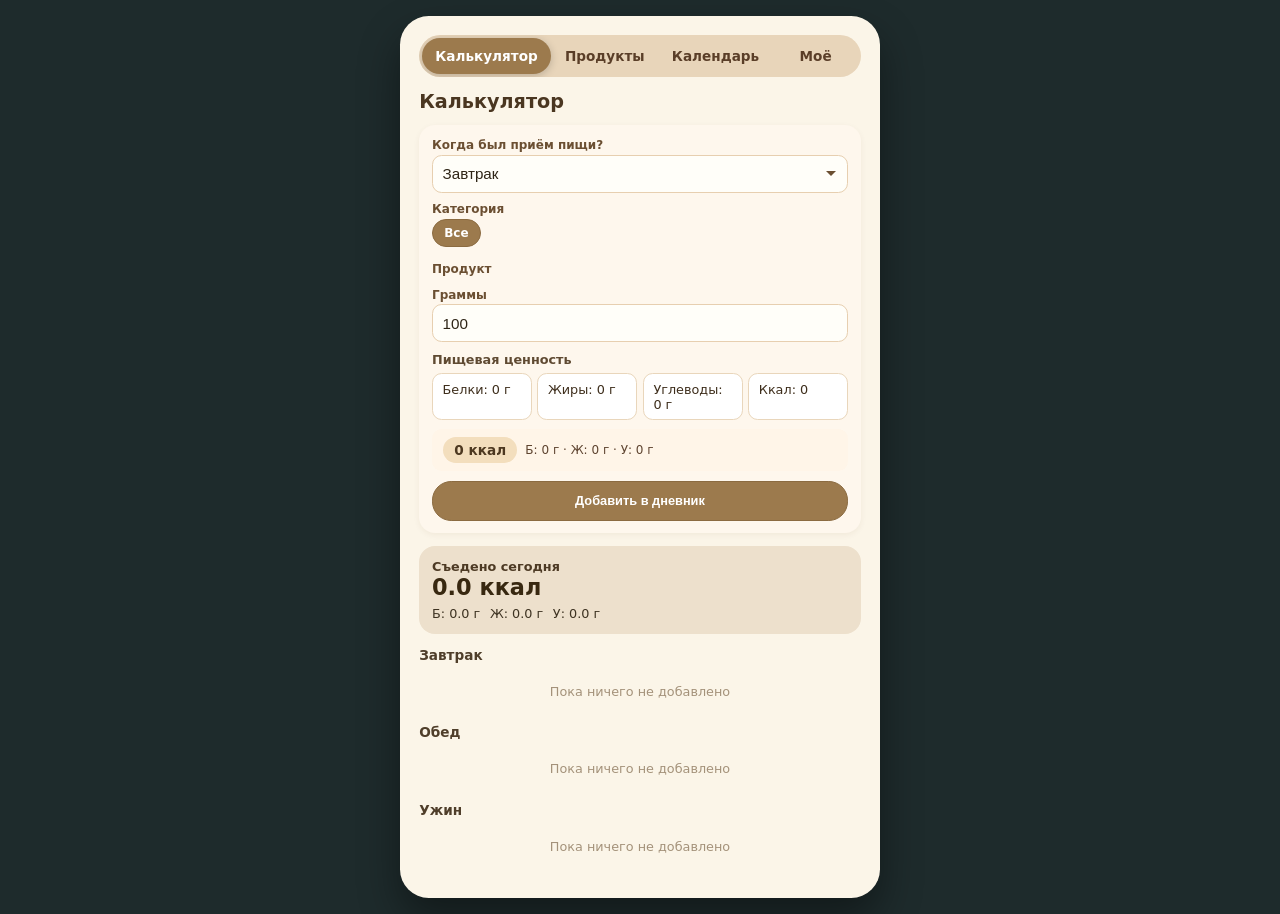
<file: index.html>
<!DOCTYPE html>
<html lang="ru">
<head>
    <meta charset="UTF-8">
    <meta name="viewport" content="width=device-width, initial-scale=1.0">
    <title>Калькулятор КБЖУ</title>
    <link rel="stylesheet" href="styles.css">
</head>
<body>
    <div class="card">
        <div class="nav">
            <a href="index.html" class="nav-link active">Калькулятор</a>
            <a href="products.html" class="nav-link">Продукты</a>
            <a href="calendar.html" class="nav-link">Календарь</a>
            <a href="my.html" class="nav-link">Моё</a>
        </div>

        <h1>Калькулятор</h1>

        <div class="input-panel">
            <div class="food-row">
                <div class="food-name">
                    <label>Когда был приём пищи?</label>
                    <select id="mealTypeSelect">
                        <option value="breakfast">Завтрак</option>
                        <option value="lunch">Обед</option>
                        <option value="dinner">Ужин</option>
                    </select>
                </div>
            </div>

            <label>Категория</label>
            <div class="tabs" id="tabsContainer"></div>

            <label>Продукт</label>
            <div class="product-list" id="productList"></div>

            <div class="food-row">
                <div class="food-grams">
                    <label>Граммы</label>
                    <input type="number" id="gramsInput" placeholder="100" value="100" min="1" step="any">
                </div>
            </div>

            <div class="macro-section-title">Пищевая ценность</div>
            <div class="macro-display">
                <div class="macro-item-display">
                    <span>Белки: </span><span id="proteinPer100">0</span> г
                </div>
                <div class="macro-item-display">
                    <span>Жиры: </span><span id="fatPer100">0</span> г
                </div>
                <div class="macro-item-display">
                    <span>Углеводы: </span><span id="carbsPer100">0</span> г
                </div>
                <div class="macro-item-display">
                    <span>Ккал: </span><span id="kcalPer100">0</span>
                </div>
            </div>

            <div class="current-calculation">
                <div class="kcal-badge">
                    <span id="calculatedKcal">0</span> ккал
                </div>
                <div class="macro-summary">
                    Б: <span id="calculatedProtein">0</span> г ·
                    Ж: <span id="calculatedFat">0</span> г ·
                    У: <span id="calculatedCarbs">0</span> г
                </div>
            </div>

            <div class="action-buttons">
                <button class="btn btn-primary" id="addFoodBtn">Добавить в дневник</button>
            </div>
        </div>

        <div class="summary" id="todaySummary">
            <div>
                <div class="summary-title">Съедено сегодня</div>
                <div class="total-kcal" id="totalKcalDisplay">0 ккал</div>
                <div class="goal-indicator" id="goalIndicator" style="display:none;"></div>
            </div>
            <div class="total-macros">
                <div>Б: <span id="totalProtein">0</span> г</div>
                <div>Ж: <span id="totalFat">0</span> г</div>
                <div>У: <span id="totalCarbs">0</span> г</div>
            </div>
        </div>

        <div class="input-panel" id="progressPanel" style="display:none;">
            <div class="history-title">Прогресс по целям</div>
            <div class="progress-item">
                <div class="progress-label">Калории</div>
                <div class="progress-bar-bg">
                    <div class="progress-bar-fill" id="indexKcalProgress" style="width:0%"></div>
                </div>
                <div class="progress-text"><span id="indexKcalProgressText">0</span> / <span id="indexGoalKcalDisplay">—</span> ккал</div>
            </div>
            <div class="progress-item">
                <div class="progress-label">Белки</div>
                <div class="progress-bar-bg">
                    <div class="progress-bar-fill protein-fill" id="indexProteinProgress" style="width:0%"></div>
                </div>
                <div class="progress-text"><span id="indexProteinProgressText">0</span> / <span id="indexGoalProteinDisplay">—</span> г</div>
            </div>
            <div class="progress-item">
                <div class="progress-label">Жиры</div>
                <div class="progress-bar-bg">
                    <div class="progress-bar-fill fat-fill" id="indexFatProgress" style="width:0%"></div>
                </div>
                <div class="progress-text"><span id="indexFatProgressText">0</span> / <span id="indexGoalFatDisplay">—</span> г</div>
            </div>
            <div class="progress-item">
                <div class="progress-label">Углеводы</div>
                <div class="progress-bar-bg">
                    <div class="progress-bar-fill carbs-fill" id="indexCarbsProgress" style="width:0%"></div>
                </div>
                <div class="progress-text"><span id="indexCarbsProgressText">0</span> / <span id="indexGoalCarbsDisplay">—</span> г</div>
            </div>
        </div>

        <div class="history-title">Завтрак</div>
        <div class="history-list" id="breakfastContainer">
            <div class="empty-history">Пока ничего не добавлено</div>
        </div>

        <div class="history-title">Обед</div>
        <div class="history-list" id="lunchContainer">
            <div class="empty-history">Пока ничего не добавлено</div>
        </div>

        <div class="history-title">Ужин</div>
        <div class="history-list" id="dinnerContainer">
            <div class="empty-history">Пока ничего не добавлено</div>
        </div>
    </div>

    <script src="script.js"></script>
</body>
</html>
</file>
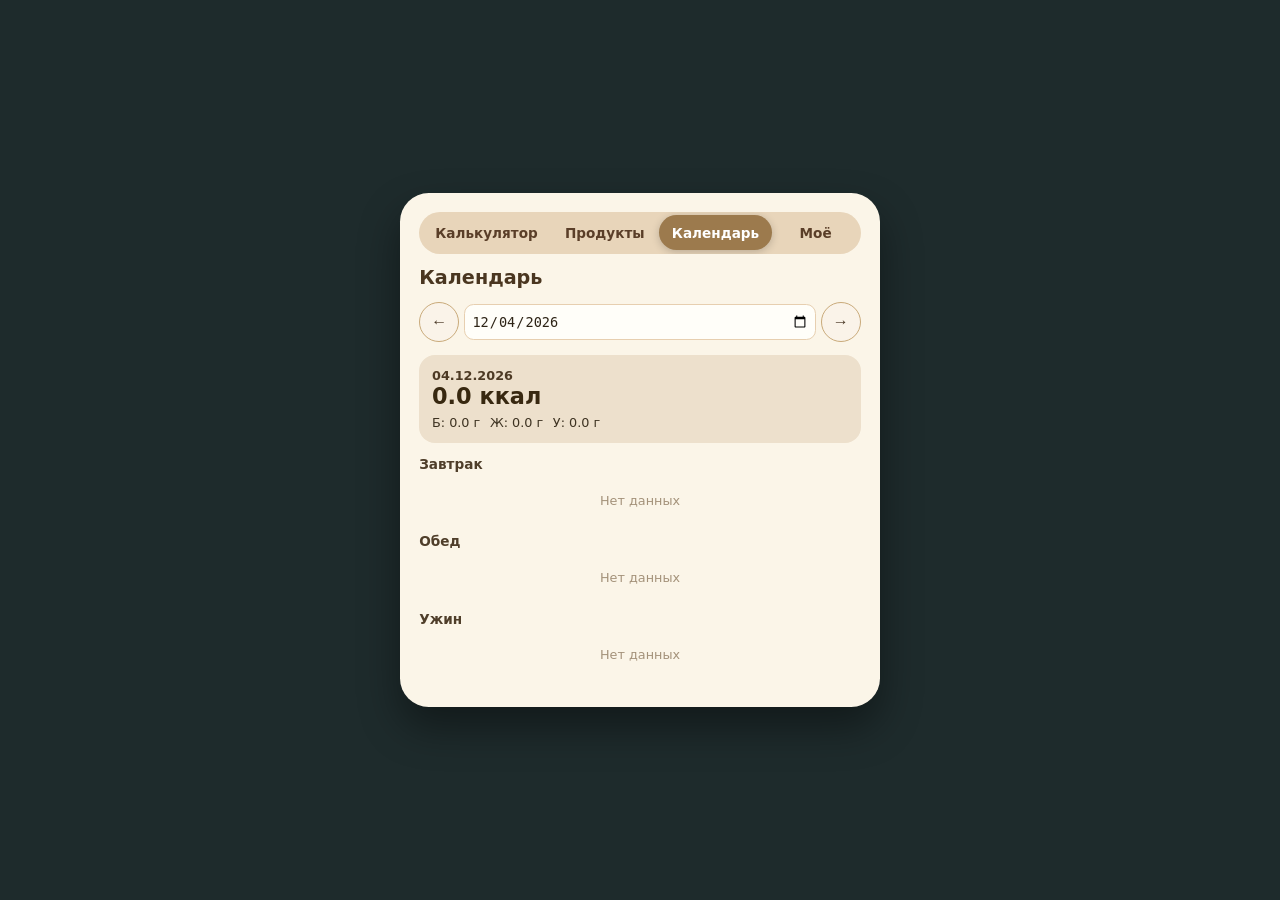
<file: calendar.html>
<!DOCTYPE html>
<html lang="ru">
<head>
    <meta charset="UTF-8">
    <meta name="viewport" content="width=device-width, initial-scale=1.0">
    <title>Календарь питания</title>
    <link rel="stylesheet" href="styles.css">
</head>
<body>
    <div class="card">
        <div class="nav">
            <a href="index.html" class="nav-link">Калькулятор</a>
            <a href="products.html" class="nav-link">Продукты</a>
            <a href="calendar.html" class="nav-link active">Календарь</a>
            <a href="my.html" class="nav-link">Моё</a>
        </div>

        <h1>Календарь</h1>

        <div class="calendar-controls">
            <button class="btn" id="prevDayBtn">←</button>
            <input type="date" id="datePicker">
            <button class="btn" id="nextDayBtn">→</button>
        </div>

        <div class="summary" id="calendarSummary">
            <div>
                <div class="summary-title" id="calendarDateTitle">Сегодня</div>
                <div class="total-kcal" id="dayKcalDisplay">0 ккал</div>
                <div class="goal-indicator" id="calendarGoalIndicator" style="display:none;"></div>
            </div>
            <div class="total-macros">
                <div>Б: <span id="dayProtein">0</span> г</div>
                <div>Ж: <span id="dayFat">0</span> г</div>
                <div>У: <span id="dayCarbs">0</span> г</div>
            </div>
        </div>

        <div class="history-title">Завтрак</div>
        <div class="history-list" id="calendarBreakfastContainer">
            <div class="empty-history">Нет данных</div>
        </div>

        <div class="history-title">Обед</div>
        <div class="history-list" id="calendarLunchContainer">
            <div class="empty-history">Нет данных</div>
        </div>

        <div class="history-title">Ужин</div>
        <div class="history-list" id="calendarDinnerContainer">
            <div class="empty-history">Нет данных</div>
        </div>
    </div>

    <script src="script.js"></script>
</body>
</html>
</file>
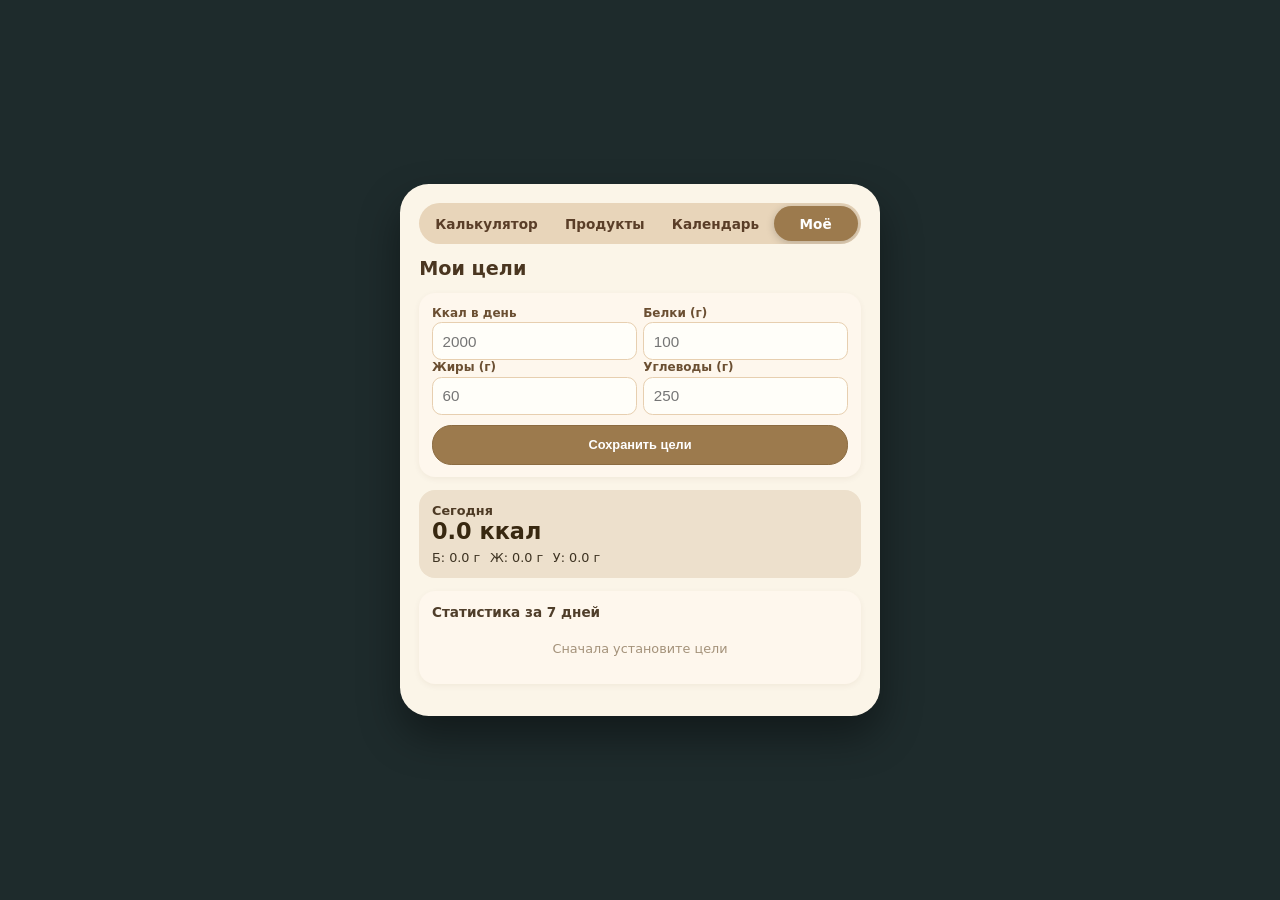
<file: my.html>
<!DOCTYPE html>
<html lang="ru">
<head>
    <meta charset="UTF-8">
    <meta name="viewport" content="width=device-width, initial-scale=1.0">
    <title>Моё</title>
    <link rel="stylesheet" href="styles.css">
</head>
<body>
    <div class="card">
        <div class="nav">
            <a href="index.html" class="nav-link">Калькулятор</a>
            <a href="products.html" class="nav-link">Продукты</a>
            <a href="calendar.html" class="nav-link">Календарь</a>
            <a href="my.html" class="nav-link active">Моё</a>
        </div>

        <h1>Мои цели</h1>

        <div class="input-panel">
            <div class="form-row-inline">
                <div>
                    <label>Ккал в день</label>
                    <input type="number" id="goalKcal" placeholder="2000" min="0" step="10">
                </div>
                <div>
                    <label>Белки (г)</label>
                    <input type="number" id="goalProtein" placeholder="100" min="0" step="1">
                </div>
            </div>
            <div class="form-row-inline">
                <div>
                    <label>Жиры (г)</label>
                    <input type="number" id="goalFat" placeholder="60" min="0" step="1">
                </div>
                <div>
                    <label>Углеводы (г)</label>
                    <input type="number" id="goalCarbs" placeholder="250" min="0" step="1">
                </div>
            </div>
            <div class="action-buttons" style="margin-top:0.6rem;">
                <button class="btn btn-primary" id="saveGoalsBtn">Сохранить цели</button>
            </div>
        </div>

        <div class="summary" id="myTodaySummary">
            <div>
                <div class="summary-title">Сегодня</div>
                <div class="total-kcal" id="todayKcalDisplay">0 ккал</div>
                <div class="goal-indicator" id="myGoalIndicator" style="display:none;"></div>
            </div>
            <div class="total-macros">
                <div>Б: <span id="todayProtein">0</span> г</div>
                <div>Ж: <span id="todayFat">0</span> г</div>
                <div>У: <span id="todayCarbs">0</span> г</div>
            </div>
        </div>

        <div class="input-panel">
            <div class="history-title">Статистика за 7 дней</div>
            <div id="weekStats"></div>
        </div>
    </div>

    <script src="script.js"></script>
</body>
</html>
</file>
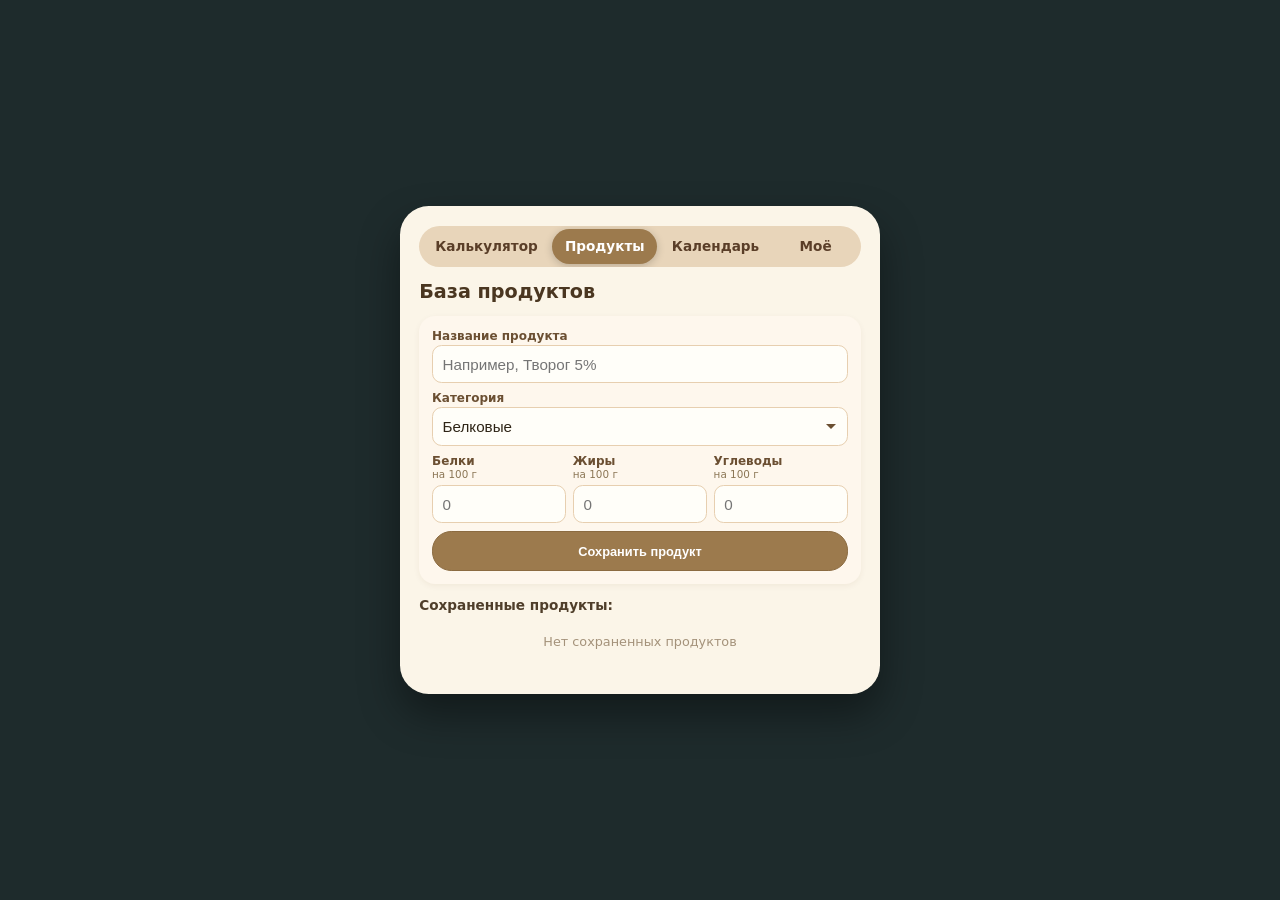
<file: products.html>
<!DOCTYPE html>
<html lang="ru">
<head>
    <meta charset="UTF-8">
    <meta name="viewport" content="width=device-width, initial-scale=1.0">
    <title>Продукты</title>
    <link rel="stylesheet" href="styles.css">
</head>
<body>
    <div class="card">
        <div class="nav">
            <a href="index.html" class="nav-link">Калькулятор</a>
            <a href="products.html" class="nav-link active">Продукты</a>
            <a href="calendar.html" class="nav-link">Календарь</a>
            <a href="my.html" class="nav-link">Моё</a>
        </div>

        <h1>База продуктов</h1>

        <div class="input-panel">
            <div class="product-form">
                <div class="form-row">
                    <label>Название продукта</label>
                    <input type="text" id="productNameInput" placeholder="Например, Творог 5%">
                </div>
                <div class="form-row">
                    <label>Категория</label>
                    <select id="productCategorySelect">
                        <option value="Белковые">Белковые</option>
                        <option value="Гарниры">Гарниры</option>
                        <option value="Молочное">Молочное</option>
                        <option value="Хлеб">Хлеб</option>
                        <option value="Жиры">Жиры</option>
                        <option value="Фрукты">Фрукты</option>
                        <option value="Овощи">Овощи</option>
                        <option value="Другое">Другое</option>
                    </select>
                </div>
                <div class="form-row-inline">
                    <div>
                        <label>Белки</label>
                        <span class="label-small">на 100 г</span>
                        <input type="number" id="productProtein" placeholder="0" min="0" step="0.1">
                    </div>
                    <div>
                        <label>Жиры</label>
                        <span class="label-small">на 100 г</span>
                        <input type="number" id="productFat" placeholder="0" min="0" step="0.1">
                    </div>
                    <div>
                        <label>Углеводы</label>
                        <span class="label-small">на 100 г</span>
                        <input type="number" id="productCarbs" placeholder="0" min="0" step="0.1">
                    </div>
                </div>
                <button class="btn btn-primary" id="saveProductBtn">Сохранить продукт</button>
            </div>
        </div>

        <div class="history-title">Сохраненные продукты:</div>
        <div class="history-list" id="productsListContainer">
            <div class="empty-history">Нет сохраненных продуктов</div>
        </div>
    </div>

    <script src="script.js"></script>
</body>
</html>
</file>
<file: styles.css>
* {
    margin: 0;
    padding: 0;
    box-sizing: border-box;
    -webkit-tap-highlight-color: transparent;
}

body {
    background: #1e2b2c;
    font-family: 'Segoe UI', Roboto, system-ui, -apple-system, sans-serif;
    min-height: 100vh;
    display: flex;
    justify-content: center;
    align-items: flex-start;
    padding: 0;
    margin: 0;
    overflow-x: hidden;
    touch-action: pan-y;
}

.card {
    max-width: 100%;
    width: 100%;
    min-height: 100vh;
    background: #fbf5e8;
    padding: 0.8rem 0.8rem 2rem 0.8rem;
}

.nav {
    display: flex;
    gap: 0.1rem;
    margin-bottom: 0.8rem;
    padding: 0.2rem;
    background: #e8d5ba;
    border-radius: 1.5rem;
    overflow-x: auto;
    -webkit-overflow-scrolling: touch;
    flex-wrap: nowrap;
}

.nav-link {
    text-decoration: none;
    color: #5a3e28;
    padding: 0.5rem 0.5rem;
    border-radius: 1.3rem;
    font-weight: 700;
    font-size: 0.8rem;
    white-space: nowrap;
    flex-shrink: 0;
    flex: 1;
    text-align: center;
    transition: all 0.15s;
}

.nav-link.active {
    background: #9c7a4d;
    color: white;
    box-shadow: 0 2px 8px rgba(0,0,0,0.2);
}

h1 {
    font-size: 1.2rem;
    color: #4a3620;
    margin-bottom: 0.8rem;
}

.input-panel {
    background: #fef7ed;
    border-radius: 1rem;
    padding: 0.8rem;
    margin-bottom: 0.8rem;
    box-shadow: 0 2px 6px rgba(90, 50, 20, 0.06);
}

.food-row {
    display: flex;
    flex-direction: column;
    gap: 0.5rem;
    margin-bottom: 0.6rem;
}

.food-name { width: 100%; }
.food-grams { width: 100%; }

label {
    display: block;
    font-weight: 600;
    font-size: 0.75rem;
    color: #6b4f32;
    margin-bottom: 0.15rem;
}

.label-small {
    font-size: 0.65rem;
    font-weight: 400;
    color: #8b7655;
    display: block;
    margin-top: -0.1rem;
    margin-bottom: 0.3rem;
}

input, select {
    background: #fffef9;
    border: 1px solid #e7cfb0;
    border-radius: 0.6rem;
    padding: 0.6rem;
    font-size: 0.95rem;
    width: 100%;
    outline: none;
    color: #2e2416;
    -webkit-appearance: none;
    appearance: none;
}

select {
    background-image: url("data:image/svg+xml,%3Csvg xmlns='http://www.w3.org/2000/svg' width='12' height='12' viewBox='0 0 12 12'%3E%3Cpath fill='%236b4f32' d='M6 8L1 3h10z'/%3E%3C/svg%3E");
    background-repeat: no-repeat;
    background-position: right 0.6rem center;
    padding-right: 1.8rem;
    cursor: pointer;
}

input:focus, select:focus {
    border-color: #b28b5e;
    box-shadow: 0 0 0 2px rgba(180, 130, 70, 0.15);
}

.tabs {
    display: flex;
    gap: 0.3rem;
    overflow-x: auto;
    margin-bottom: 0.6rem;
    padding-bottom: 0.3rem;
    -webkit-overflow-scrolling: touch;
}

.tab {
    padding: 0.4rem 0.7rem;
    border-radius: 1.2rem;
    font-size: 0.75rem;
    font-weight: 600;
    white-space: nowrap;
    cursor: pointer;
    background: #f0e6d6;
    color: #6b4f32;
    border: 1px solid #dbb88c;
    flex-shrink: 0;
}

.tab.active {
    background: #9c7a4d;
    color: white;
    border-color: #8b6b41;
}

.product-list {
    max-height: 220px;
    overflow-y: auto;
    -webkit-overflow-scrolling: touch;
    margin-bottom: 0.6rem;
}

.product-card {
    background: white;
    border: 2px solid #e7d0ad;
    border-radius: 0.7rem;
    padding: 0.6rem 0.8rem;
    margin-bottom: 0.4rem;
    cursor: pointer;
    transition: all 0.1s;
}

.product-card.selected {
    border-color: #9c7a4d;
    background: #fef7ed;
    box-shadow: 0 0 0 2px rgba(156, 122, 77, 0.3);
}

.product-card strong { font-size: 0.85rem; color: #2e2416; display: block; }
.product-card small { font-size: 0.7rem; color: #6b5a44; }

.macro-section-title {
    font-weight: 600;
    font-size: 0.8rem;
    color: #5f4a32;
    margin-bottom: 0.4rem;
}

.macro-display {
    display: grid;
    grid-template-columns: 1fr 1fr;
    gap: 0.35rem;
    margin-bottom: 0.6rem;
}

.macro-item-display {
    background: #ffffff;
    border-radius: 0.6rem;
    padding: 0.45rem 0.6rem;
    border: 1px solid #e9d6bb;
    font-size: 0.8rem;
    color: #3e2e1c;
}

.current-calculation {
    background: #fff5e8;
    border-radius: 0.6rem;
    padding: 0.5rem 0.7rem;
    margin: 0.6rem 0;
    display: flex;
    flex-wrap: wrap;
    align-items: center;
    gap: 0.5rem;
}

.kcal-badge {
    background: #f3debd;
    border-radius: 1.2rem;
    padding: 0.3rem 0.7rem;
    font-weight: 700;
    font-size: 0.85rem;
    color: #4d3820;
}

.macro-summary { font-size: 0.75rem; color: #5e4430; }

.action-buttons {
    display: flex;
    gap: 0.4rem;
    margin-top: 0.6rem;
}

.btn {
    background: #faf3e9;
    border: 1px solid #c9aa7a;
    padding: 0.55rem 0.8rem;
    border-radius: 1.2rem;
    font-weight: 600;
    color: #4a3927;
    cursor: pointer;
    font-size: 0.8rem;
    white-space: nowrap;
    flex: 1;
    text-align: center;
    min-height: 40px;
    display: flex;
    align-items: center;
    justify-content: center;
}

.btn-primary {
    background: #9c7a4d;
    border-color: #8b6b41;
    color: white;
}

.btn:active { opacity: 0.8; transform: scale(0.97); }

.summary {
    background: #ede0cc;
    border-radius: 1rem;
    padding: 0.8rem;
    display: flex;
    flex-direction: column;
    gap: 0.4rem;
    margin-bottom: 0.8rem;
}

.summary-title { font-weight: 600; font-size: 0.8rem; color: #4d3a24; }
.total-kcal { font-size: 1.4rem; font-weight: 700; color: #382810; }

.total-macros {
    display: flex;
    gap: 0.6rem;
    color: #3e3322;
    font-size: 0.8rem;
    flex-wrap: wrap;
}

.history-title {
    font-weight: 600;
    font-size: 0.85rem;
    color: #4f3e2a;
    margin-bottom: 0.3rem;
}

.history-list {
    max-height: 200px;
    overflow-y: auto;
    -webkit-overflow-scrolling: touch;
    margin-bottom: 0.6rem;
}

.history-item {
    display: flex;
    justify-content: space-between;
    align-items: center;
    background: #fffbf5;
    border-radius: 0.6rem;
    padding: 0.5rem 0.7rem;
    margin-bottom: 0.35rem;
    border: 1px solid #e7d0ad;
    font-size: 0.8rem;
    gap: 0.4rem;
}

.history-item-info { flex: 1; min-width: 0; }
.history-item-info strong { font-size: 0.85rem; }
.history-item-info small { font-size: 0.7rem; color: #6b5a44; }
.history-item-macros { font-size: 0.7rem; color: #5e4430; }

.empty-history { color: #a4927a; padding: 1rem; text-align: center; font-size: 0.8rem; }

.remove-btn {
    background: #e74c3c;
    border: none;
    color: white;
    font-weight: 400;
    font-size: 1.1rem;
    cursor: pointer;
    min-height: 44px;
    min-width: 44px;
    display: flex;
    align-items: center;
    justify-content: center;
    flex-shrink: 0;
    border-radius: 0.5rem;
    line-height: 1;
}

.remove-btn::before {
    content: '\2715';
    font-size: 1rem;
    color: white;
    font-weight: 300;
}

.remove-btn:active { background: #c0392b; }

.calendar-controls {
    display: flex;
    align-items: center;
    gap: 0.3rem;
    margin-bottom: 0.8rem;
}

.calendar-controls input[type="date"] {
    flex: 1;
    min-width: 100px;
    max-width: none;
    padding: 0.5rem 0.4rem;
    font-size: 0.85rem;
}

.calendar-controls .btn {
    flex: 0;
    min-width: 40px;
    width: 40px;
    height: 40px;
    padding: 0;
    border-radius: 50%;
    font-size: 1rem;
    display: flex;
    align-items: center;
    justify-content: center;
}

.product-form { display: flex; flex-direction: column; gap: 0.5rem; }
.form-row { display: flex; flex-direction: column; }

.form-row-inline { display: flex; gap: 0.4rem; }
.form-row-inline > div { flex: 1; }

hr { border: 0.5px solid #ddc7a8; margin: 0.6rem 0; }

.goal-indicator {
    font-size: 0.7rem;
    font-weight: 700;
    padding: 0.15rem 0.5rem;
    border-radius: 0.8rem;
    margin-top: 0.2rem;
    display: inline-block;
}

.progress-item { margin-bottom: 0.6rem; }
.progress-label { font-weight: 600; font-size: 0.75rem; color: #5f4a32; margin-bottom: 0.15rem; }

.progress-bar-bg {
    background: #e9d6bb;
    border-radius: 0.8rem;
    height: 12px;
    overflow: hidden;
}

.progress-bar-fill {
    height: 100%;
    background: #27ae60;
    border-radius: 0.8rem;
    transition: width 0.3s ease;
    max-width: 100%;
}

.progress-bar-fill.protein-fill { background: #3498db; }
.progress-bar-fill.fat-fill { background: #e67e22; }
.progress-bar-fill.carbs-fill { background: #9b59b6; }

.progress-text { font-size: 0.7rem; color: #6b5a44; margin-top: 0.1rem; text-align: right; }

@media (min-width: 500px) {
    body { padding: 16px; align-items: center; }
    .card {
        max-width: 480px;
        min-height: auto;
        border-radius: 1.8rem;
        box-shadow: 0 20px 40px rgba(0, 0, 0, 0.4);
        padding: 1.2rem;
    }
    .food-row { flex-direction: row; }
    .macro-display { grid-template-columns: 1fr 1fr 1fr 1fr; }
    .nav-link { padding: 0.6rem 0.8rem; font-size: 0.85rem; }
}
</file>
